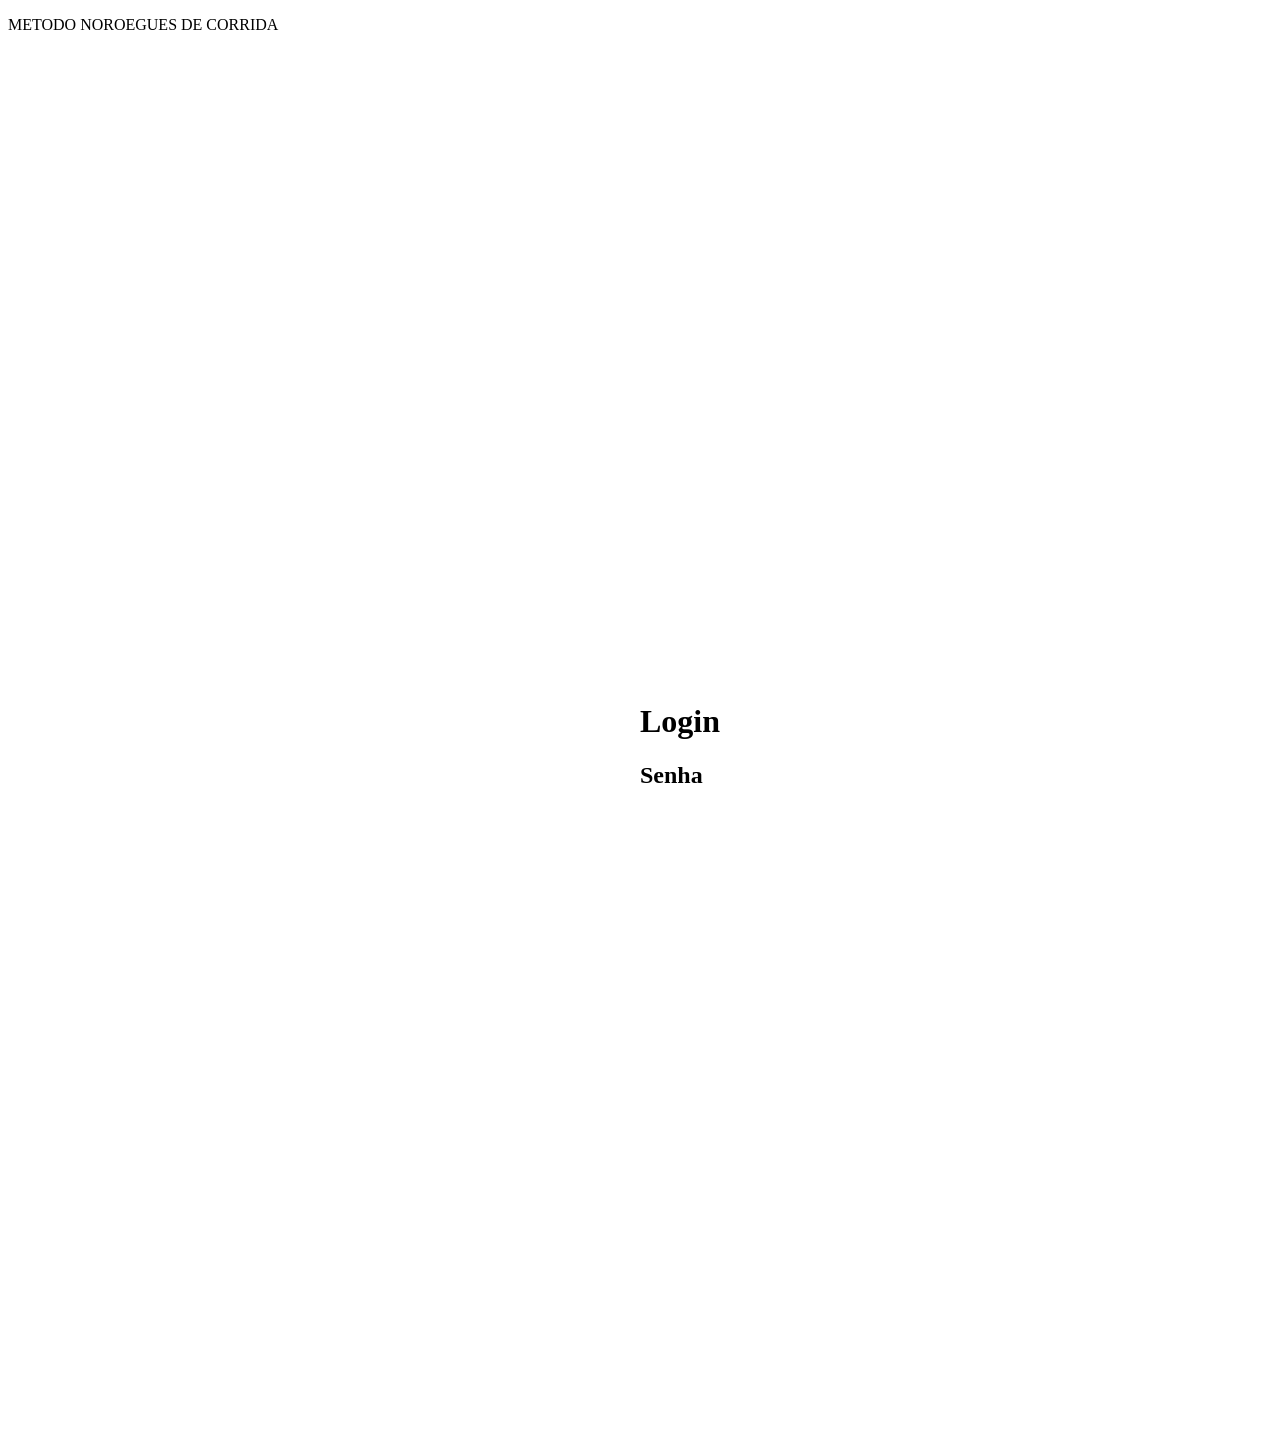
<file: mtdnoroegues/index.html>
<!DOCTYPE html>
<html lang="en">
<head>
    <meta charset="UTF-8">
    <meta name="viewport" content="width=device-width, initial-scale=1.0">
    <title>METODO NOROEGUES DE CORRIDA </title>
    <link rel="stylesheet" href="style.css">
</head>
<body>

        <p class="TITULO">METODO NOROEGUES DE CORRIDA</p>
    <div class="login">
        <h1>Login</h1>
        <h2>Senha</h2>
    </div>

</body>
</html>
</file>
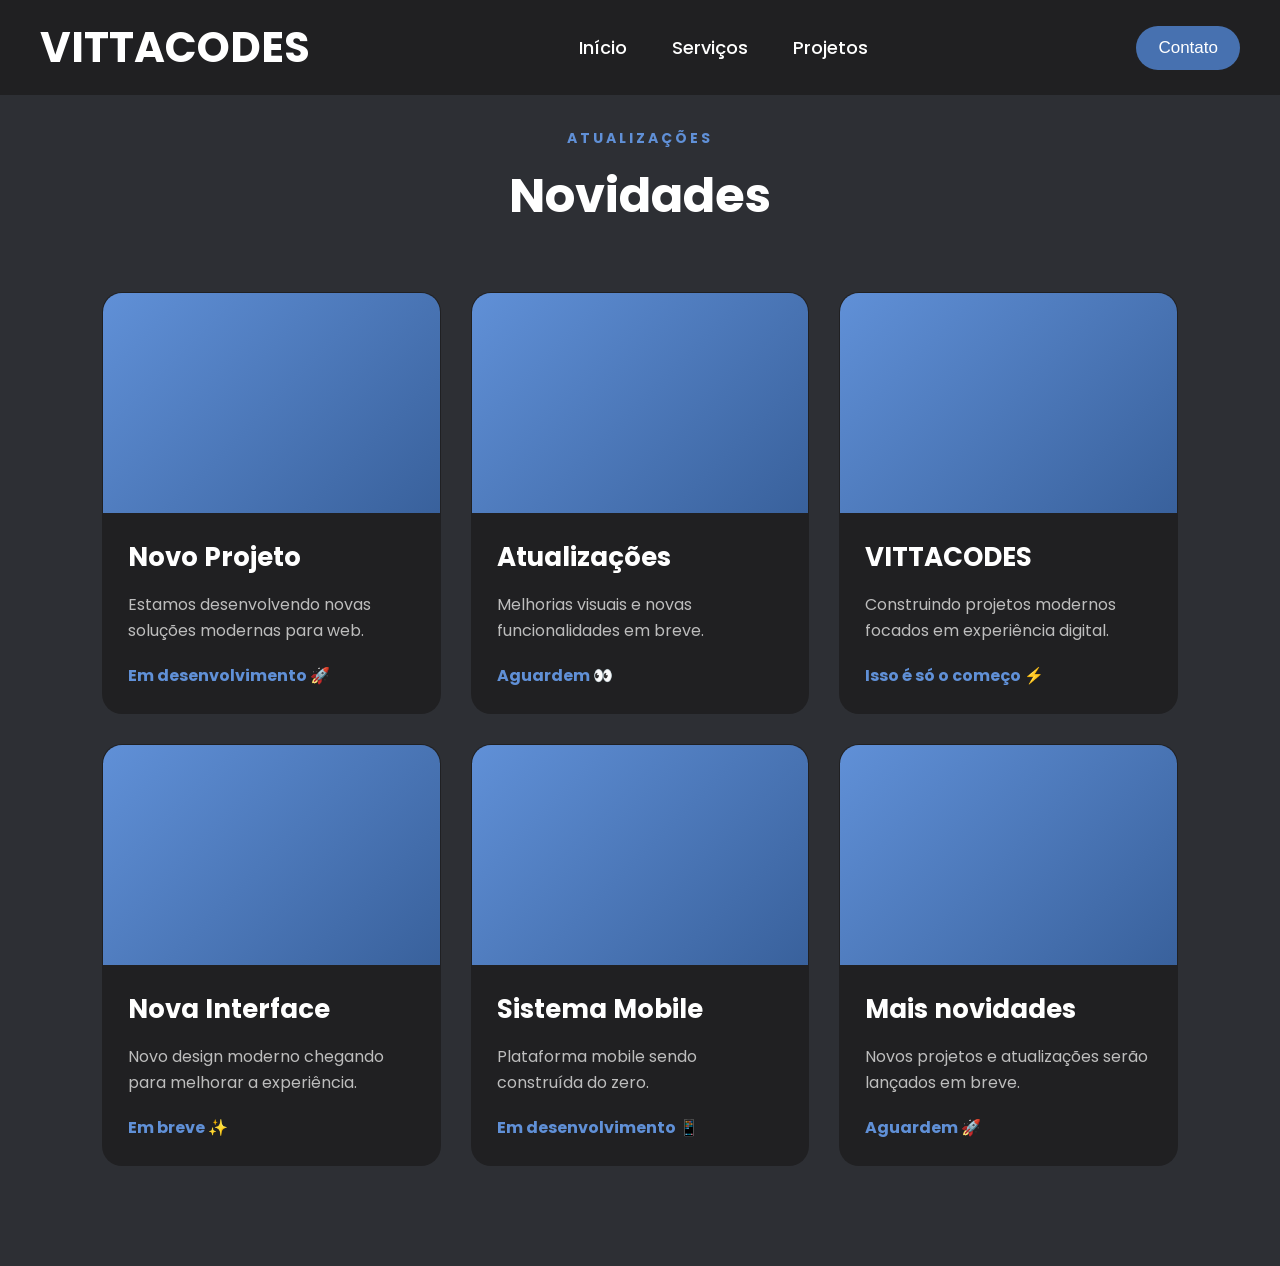
<file: Novidades/index.html>
<!DOCTYPE html>
<html lang="pt-br">

<head>
    <meta charset="UTF-8">
    <meta name="viewport" content="width=device-width, initial-scale=1.0">

    <title>Novidades | VITTACODES</title>

    <link rel="stylesheet" href="index.css">
</head>

<body>

    <!-- HEADER -->

    <header>

        <span class="logo">VITTACODES</span>

        <nav>
            <ul>
                <li><a href="index.html">Início</a></li>
                <li><a href="servicos.html">Serviços</a></li>
                <li><a href="projetos.html">Projetos</a></li>
            </ul>
        </nav>

        <a href="#">
            <button>Contato</button>
        </a>

    </header>

    <!-- NOVIDADES -->

    <section class="novidades">

        <div class="titulo">
            <span>ATUALIZAÇÕES</span>
            <h1>Novidades</h1>
        </div>

        <div class="container-novidades">

            <!-- CARD 1 -->

            <div class="card">

                <div class="imagem"></div>

                <div class="conteudo">

                    <h2>Novo Projeto</h2>

                    <p>
                        Estamos desenvolvendo novas
                        soluções modernas para web.
                    </p>

                    <a href="#">Em desenvolvimento 🚀</a>

                </div>

            </div>

            <!-- CARD 2 -->

            <div class="card">

                <div class="imagem"></div>

                <div class="conteudo">

                    <h2>Atualizações</h2>

                    <p>
                        Melhorias visuais e novas
                        funcionalidades em breve.
                    </p>

                    <a href="#">Aguardem 👀</a>

                </div>

            </div>

            <!-- CARD 3 -->

            <div class="card">

                <div class="imagem"></div>

                <div class="conteudo">

                    <h2>VITTACODES</h2>

                    <p>
                        Construindo projetos modernos
                        focados em experiência digital.
                    </p>

                    <a href="#">Isso é só o começo ⚡</a>

                </div>

            </div>

            <!-- CARD 4 -->

            <div class="card">

                <div class="imagem"></div>

                <div class="conteudo">

                    <h2>Nova Interface</h2>

                    <p>
                        Novo design moderno chegando
                        para melhorar a experiência.
                    </p>

                    <a href="#">Em breve ✨</a>

                </div>

            </div>

            <!-- CARD 5 -->

            <div class="card">

                <div class="imagem"></div>

                <div class="conteudo">

                    <h2>Sistema Mobile</h2>

                    <p>
                        Plataforma mobile sendo
                        construída do zero.
                    </p>

                    <a href="#">Em desenvolvimento 📱</a>

                </div>

            </div>

            <!-- CARD 6 -->

            <div class="card">

                <div class="imagem"></div>

                <div class="conteudo">

                    <h2>Mais novidades</h2>

                    <p>
                        Novos projetos e atualizações
                        serão lançados em breve.
                    </p>

                    <a href="#">Aguardem 🚀</a>

                </div>

            </div>

        </div>

    </section>

</body>

</html>
</file>
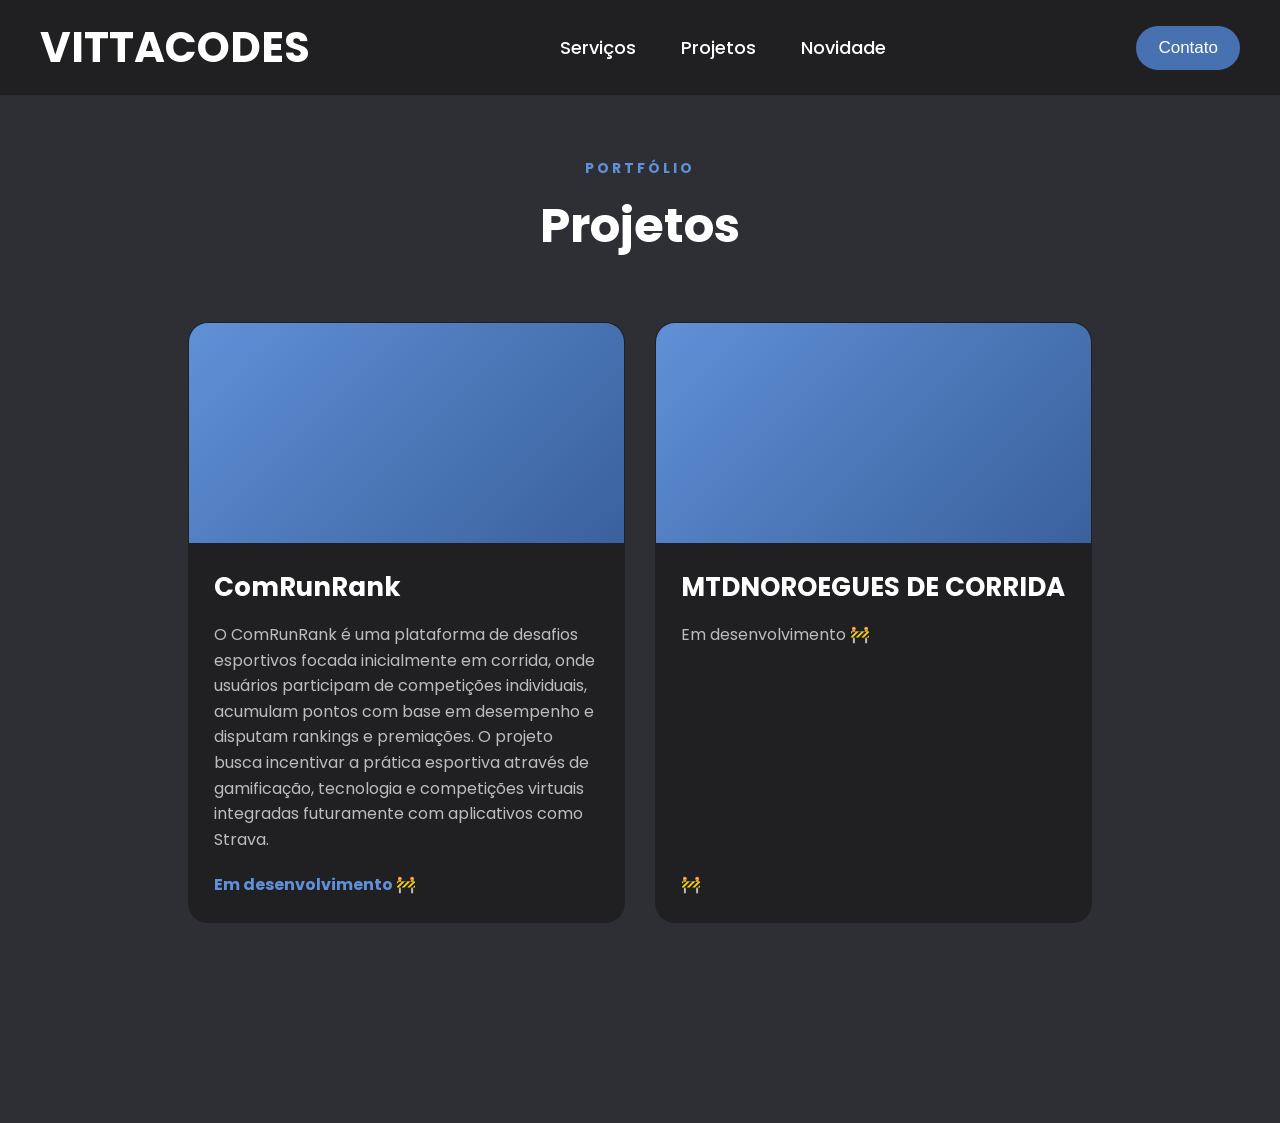
<file: Projetos/index.html>
<!DOCTYPE html>
<html lang="pt-br">

<head>
    <meta charset="UTF-8">
    <meta name="viewport" content="width=device-width, initial-scale=1.0">
    <title>Projetos | VITTACODES</title>

    <link rel="stylesheet" href="style.css">
</head>

<body>

   <header>

    <span class="logo">VITTACODES</span>

    <nav>
        <ul>
            <li><a href="/Servicos/index.html">Serviços</a></li>
            <li><a href="/Projetos/index.html">Projetos</a></li>
            <li><a href="/Novidades/index.html">Novidade</a></li>
        </ul>
    </nav>

    <a href="#">
        <button>Contato</button>
    </a>

</header>

    <section class="projetos">

        <section class="projetos">

    <div class="titulo">
        <span>PORTFÓLIO</span>
        <h1>Projetos</h1>
    </div>

    <div class="container-projetos">

        <!--CARD1-->

        <div class="card">
            <div class="imagem"></div>

            <div class="conteudo">
                <div>
                    <h2>ComRunRank</h2>

                    <p>
                        O ComRunRank é uma plataforma de desafios esportivos focada inicialmente em corrida,
                         onde usuários participam de competições individuais,
                         acumulam pontos com base em desempenho e disputam rankings e premiações.
                          O projeto busca incentivar a prática esportiva através de gamificação, tecnologia e competições virtuais
                           integradas futuramente com aplicativos como Strava.
                    </p>
                </div>

                <a href="#">Em desenvolvimento 🚧</a>
            </div>
        </div>

        <!--CARD2-->

        <div class="card">
            <div class="imagem"></div>

            <div class="conteudo">
                <div>
                    <h2>MTDNOROEGUES DE CORRIDA</h2>

                    <p>
                        Em desenvolvimento 🚧
                    </p>
                </div>

                <a href="#">🚧</a>
            </div>
        </div>

        
</section>

</body>

</html>
</file>
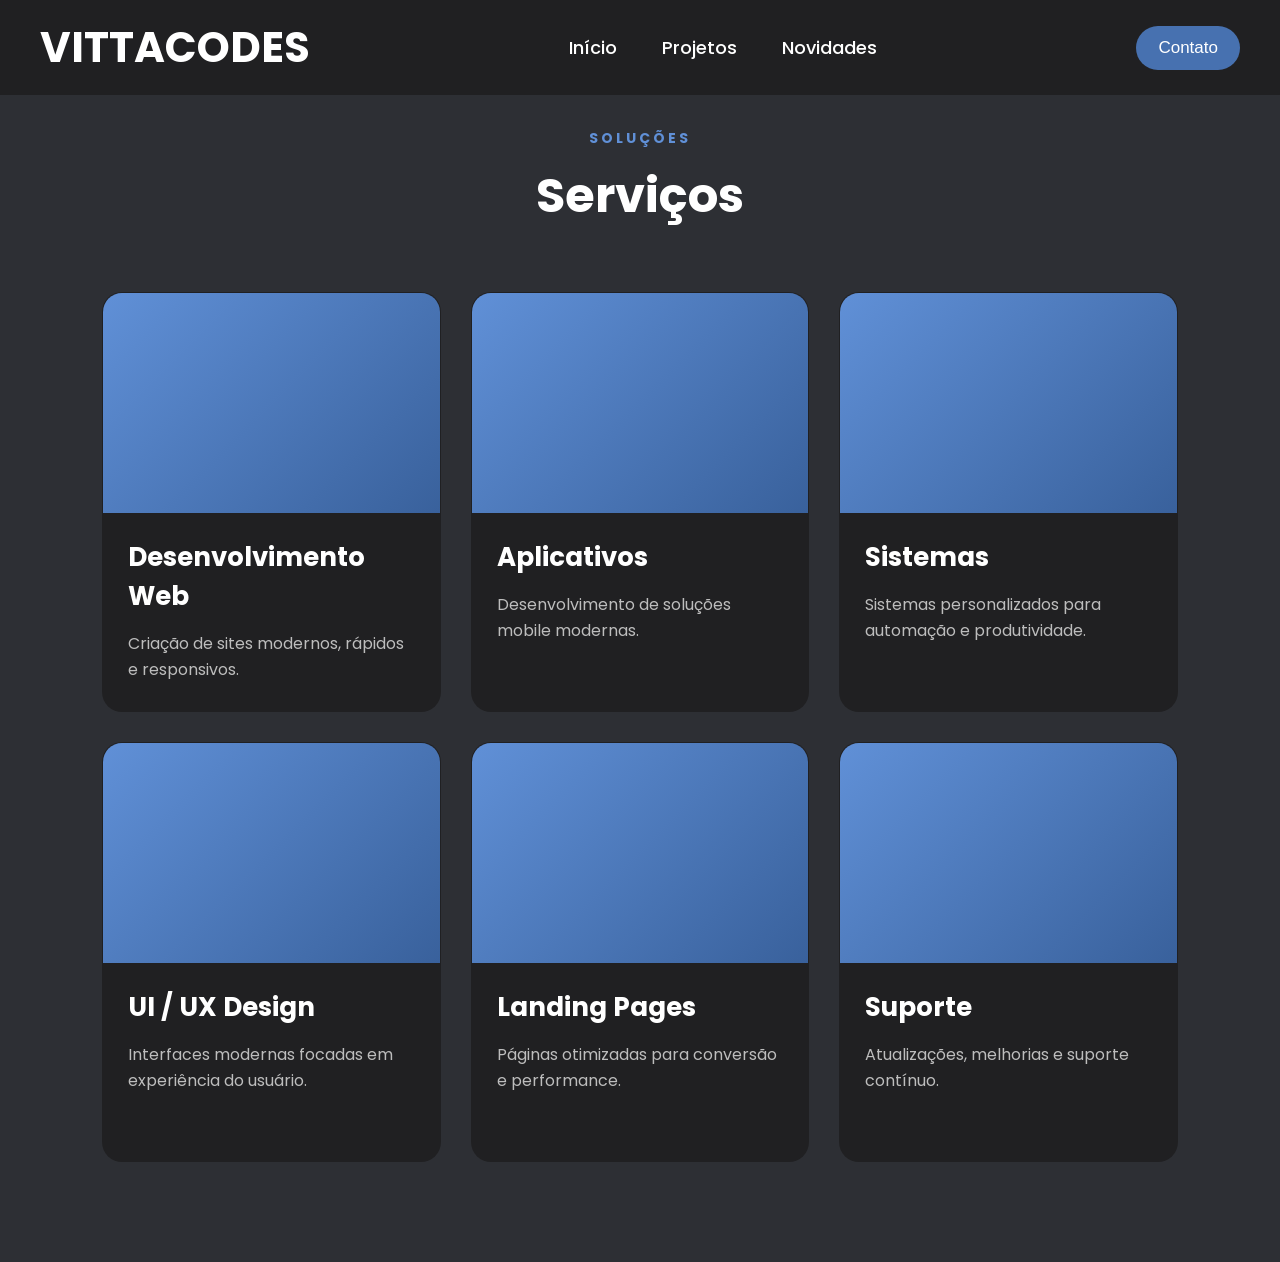
<file: Servicos/index.html>
<!DOCTYPE html>
<html lang="pt-br">

<head>
    <meta charset="UTF-8">
    <meta name="viewport" content="width=device-width, initial-scale=1.0">

    <title>Serviços | VITTACODES</title>

    <link rel="stylesheet" href="index.css">
</head>

<body>

    <!--HEADER-->

    <header>

        <span class="logo">VITTACODES</span>

        <nav>
            <ul>
                <li><a href="/index.html">Início</a></li>
                <li><a href="/Projetos/index.html">Projetos</a></li>
                <li><a href="/Novidades/index.html">Novidades</a></li>
            </ul>
        </nav>

        <a href="#">
            <button>Contato</button>
        </a>

    </header>

    <!--SERVIÇOS-->

    <section class="servicos">

        <div class="titulo">
            <span>SOLUÇÕES</span>
            <h1>Serviços</h1>
        </div>

        <div class="container-servicos">

            <!--CARD1-->

            <div class="card">

                <div class="imagem"></div>

                <div class="conteudo">
                    <h2>Desenvolvimento Web</h2>

                    <p>
                        Criação de sites modernos,
                        rápidos e responsivos.
                    </p>
                </div>

            </div>

            <!--CARD2-->

            <div class="card">

                <div class="imagem"></div>

                <div class="conteudo">
                    <h2>Aplicativos</h2>

                    <p>
                        Desenvolvimento de soluções
                        mobile modernas.
                    </p>
                </div>

            </div>

            <!--CARD3-->

            <div class="card">

                <div class="imagem"></div>

                <div class="conteudo">
                    <h2>Sistemas</h2>

                    <p>
                        Sistemas personalizados para
                        automação e produtividade.
                    </p>
                </div>

            </div>

            <!--CARD 4-->

            <div class="card">

                <div class="imagem"></div>

                <div class="conteudo">
                    <h2>UI / UX Design</h2>

                    <p>
                        Interfaces modernas focadas
                        em experiência do usuário.
                    </p>
                </div>

            </div>

            <!--CARD5-->

            <div class="card">

                <div class="imagem"></div>

                <div class="conteudo">
                    <h2>Landing Pages</h2>

                    <p>
                        Páginas otimizadas para
                        conversão e performance.
                    </p>
                </div>

            </div>

            <!--CARD6-->

            <div class="card">

                <div class="imagem"></div>

                <div class="conteudo">
                    <h2>Suporte</h2>

                    <p>
                        Atualizações, melhorias
                        e suporte contínuo.
                    </p>
                </div>

            </div>

        </div>

    </section>

</body>

</html>
</file>
<file: mtdnoroegues/style.css>
.titulo{
text-align: center;
background-color: grey;
}

.login{
    text-align: center;
    padding: 50%;
}
</file>
<file: Novidades/index.css>
@import url('https://fonts.googleapis.com/css2?family=Poppins:wght@400;500;700&display=swap');

/* RESET */

*{
    margin: 0;
    padding: 0;
    box-sizing: border-box;
}

/* BODY */

body{
    background-color: #2d2f34;
    font-family: "Poppins", sans-serif;
    color: white;
}

/* HEADER */

header{
    width: 100%;
    height: 95px;

    display: flex;
    justify-content: space-between;
    align-items: center;

    padding: 0 40px;

    background-color: #202022;
}

/* LOGO */

.logo{
    color: white;
    font-size: 42px;
    font-weight: 700;
}

/* MENU */

nav ul{
    display: flex;
    align-items: center;
    gap: 45px;

    list-style: none;
}

nav a{
    text-decoration: none;
    color: white;

    font-size: 18px;
    font-weight: 500;

    transition: 0.3s;
}

nav a:hover{
    color: #6090d7;
}

/* BOTÃO */

button{
    padding: 12px 22px;

    border: none;
    border-radius: 999px;

    background-color: #4771b0;

    color: white;
    font-size: 17px;

    cursor: pointer;

    transition: 0.3s;
}

button:hover{
    background-color: #39619C;
}

/* NOVIDADES */

.novidades{
    width: 100%;
    padding: 30px 8% 100px;
}

/* TITULO */

.titulo{
    text-align: center;
    margin-bottom: 60px;
}

.titulo span{
    color: #6090d7;

    letter-spacing: 3px;
    font-size: 14px;
    font-weight: bold;
}

.titulo h1{
    font-size: 48px;
    margin-top: 10px;
}

/* GRID */

.container-novidades{
    display: grid;

    grid-template-columns: repeat(auto-fit, minmax(320px, 1fr));

    gap: 30px;
}

/* CARD */

.card{
    background-color: #202022;

    border-radius: 20px;
    overflow: hidden;

    transition: 0.3s;

    border: 1px solid transparent;

    min-height: 420px;

    display: flex;
    flex-direction: column;
}

.card:hover{
    transform: translateY(-10px);

    border: 1px solid #6090d7;
}

/* IMAGEM */

.imagem{
    width: 100%;
    height: 220px;

    background: linear-gradient(135deg, #6090d7, #39619C);
}

/* CONTEUDO */

.conteudo{
    padding: 25px;

    display: flex;
    flex-direction: column;
    justify-content: space-between;

    flex: 1;
}

.conteudo h2{
    font-size: 26px;

    margin-bottom: 15px;
}

.conteudo p{
    color: #bdbdbd;

    line-height: 1.6;

    margin-bottom: 20px;
}

.conteudo a{
    text-decoration: none;

    color: #6090d7;

    font-weight: bold;

    transition: 0.3s;
}

.conteudo a:hover{
    opacity: 0.8;
}

/* RESPONSIVO */

@media(max-width: 800px){

    header{
        height: 80px;

        padding: 0 20px;
    }

    .logo{
        font-size: 24px;
    }

    nav ul{
        gap: 18px;
    }

    nav a{
        font-size: 13px;
    }

    button{
        padding: 10px 16px;

        font-size: 12px;
    }

    .novidades{
        padding: 20px 5% 80px;
    }

    .titulo h1{
        font-size: 36px;
    }

}
</file>
<file: Projetos/style.css>
@import url('https://fonts.googleapis.com/css2?family=Poppins:wght@400;500;700&display=swap');

/* RESET */

*{
    margin: 0;
    padding: 0;
    box-sizing: border-box;
}

/* BODY */

body{
    background-color: #2d2f34;
    font-family: "Poppins", sans-serif;
    color: white;
}

/* HEADER */

header{
    width: 100%;
    height: 95px;

    display: flex;
    justify-content: space-between;
    align-items: center;

    padding: 0 40px;

    background-color: #202022;
}

/* LOGO */

.logo{
    color: white;
    font-size: 42px;
    font-weight: 700;
}

/* MENU */

nav ul{
    display: flex;
    align-items: center;
    gap: 45px;

    list-style: none;
}

nav a{
    text-decoration: none;
    color: white;

    font-size: 18px;
    font-weight: 500;

    transition: 0.3s;
}

nav a:hover{
    color: #6090d7;
}

/* BOTÃO */

button{
    padding: 12px 22px;

    border: none;
    border-radius: 999px;

    background-color: #4771b0;

    color: white;
    font-size: 17px;

    cursor: pointer;

    transition: 0.3s;
}

button:hover{
    background-color: #39619C;
}

/* PROJETOS */

.projetos{
    width: 100%;

    padding: 30px 8% 100px;
}

/* TITULO */

.titulo{
    text-align: center;

    margin-bottom: 60px;
}

.titulo span{
    color: #6090d7;

    letter-spacing: 3px;
    font-size: 14px;
    font-weight: bold;
}

.titulo h1{
    font-size: 48px;

    margin-top: 10px;
}

/* GRID */

.container-projetos{
    display: grid;

    grid-template-columns: repeat(auto-fit, minmax(320px, 1fr));

    gap: 30px;
}

/* CARD */

.card{
    background-color: #202022;

    border-radius: 20px;
    overflow: hidden;

    transition: 0.3s;

    border: 1px solid transparent;

    min-height: 420px;

    display: flex;
    flex-direction: column;
}

.card:hover{
    transform: translateY(-10px);

    border: 1px solid #6090d7;
}

/* IMAGEM */

.imagem{
    width: 100%;
    height: 220px;

    background: linear-gradient(135deg, #6090d7, #39619C);
}

/* CONTEUDO */

.conteudo{
    padding: 25px;

    display: flex;
    flex-direction: column;
    justify-content: space-between;

    flex: 1;
}

.conteudo h2{
    font-size: 26px;

    margin-bottom: 15px;
}

.conteudo p{
    color: #bdbdbd;

    line-height: 1.6;

    margin-bottom: 20px;
}

.conteudo a{
    text-decoration: none;

    color: #6090d7;

    font-weight: bold;

    transition: 0.3s;
}

.conteudo a:hover{
    opacity: 0.8;
}

/* RESPONSIVO */

@media(max-width: 800px){

    header{
        height: 80px;

        padding: 0 20px;
    }

    .logo{
        font-size: 24px;
    }

    nav ul{
        gap: 18px;
    }

    nav a{
        font-size: 13px;
    }

    button{
        padding: 10px 16px;

        font-size: 12px;
    }

    .projetos{
        padding: 20px 5% 80px;
    }

    .titulo{
        margin-bottom: 40px;
    }

    .titulo h1{
        font-size: 36px;
    }

}
</file>
<file: Servicos/index.css>
@import url('https://fonts.googleapis.com/css2?family=Poppins:wght@400;500;700&display=swap');

/* RESET */

*{
    margin: 0;
    padding: 0;
    box-sizing: border-box;
}

/* BODY */

body{
    background-color: #2d2f34;
    font-family: "Poppins", sans-serif;
    color: white;
}

/* HEADER */

header{
    width: 100%;
    height: 95px;

    display: flex;
    justify-content: space-between;
    align-items: center;

    padding: 0 40px;

    background-color: #202022;
}

/* LOGO */

.logo{
    color: white;
    font-size: 42px;
    font-weight: 700;
}

/* MENU */

nav ul{
    display: flex;
    align-items: center;
    gap: 45px;

    list-style: none;
}

nav a{
    text-decoration: none;
    color: white;

    font-size: 18px;
    font-weight: 500;

    transition: 0.3s;
}

nav a:hover{
    color: #6090d7;
}

/* BOTÃO */

button{
    padding: 12px 22px;

    border: none;
    border-radius: 999px;

    background-color: #4771b0;

    color: white;
    font-size: 17px;

    cursor: pointer;

    transition: 0.3s;
}

button:hover{
    background-color: #39619C;
}

/* SERVIÇOS */

.servicos{
    width: 100%;
    padding: 30px 8% 100px;
}

/* TITULO */

.titulo{
    text-align: center;
    margin-bottom: 60px;
}

.titulo span{
    color: #6090d7;

    letter-spacing: 3px;
    font-size: 14px;
    font-weight: bold;
}

.titulo h1{
    font-size: 48px;
    margin-top: 10px;
}

/* GRID */

.container-servicos{
    display: grid;

    grid-template-columns: repeat(auto-fit, minmax(320px, 1fr));

    gap: 30px;
}

/* CARD */

.card{
    background-color: #202022;

    border-radius: 20px;
    overflow: hidden;

    transition: 0.3s;

    border: 1px solid transparent;

    min-height: 420px;

    display: flex;
    flex-direction: column;
}

.card:hover{
    transform: translateY(-10px);

    border: 1px solid #6090d7;
}

/* IMAGEM */

.imagem{
    width: 100%;
    height: 220px;

    background: linear-gradient(135deg, #6090d7, #39619C);
}

/* CONTEUDO */

.conteudo{
    padding: 25px;
}

.conteudo h2{
    font-size: 26px;

    margin-bottom: 15px;
}

.conteudo p{
    color: #bdbdbd;

    line-height: 1.6;
}

/* RESPONSIVO */

@media(max-width: 800px){

    header{
        height: 80px;

        padding: 0 20px;
    }

    .logo{
        font-size: 24px;
    }

    nav ul{
        gap: 18px;
    }

    nav a{
        font-size: 13px;
    }

    button{
        padding: 10px 16px;

        font-size: 12px;
    }

    .servicos{
        padding: 20px 5% 80px;
    }

    .titulo h1{
        font-size: 36px;
    }

}
</file>
